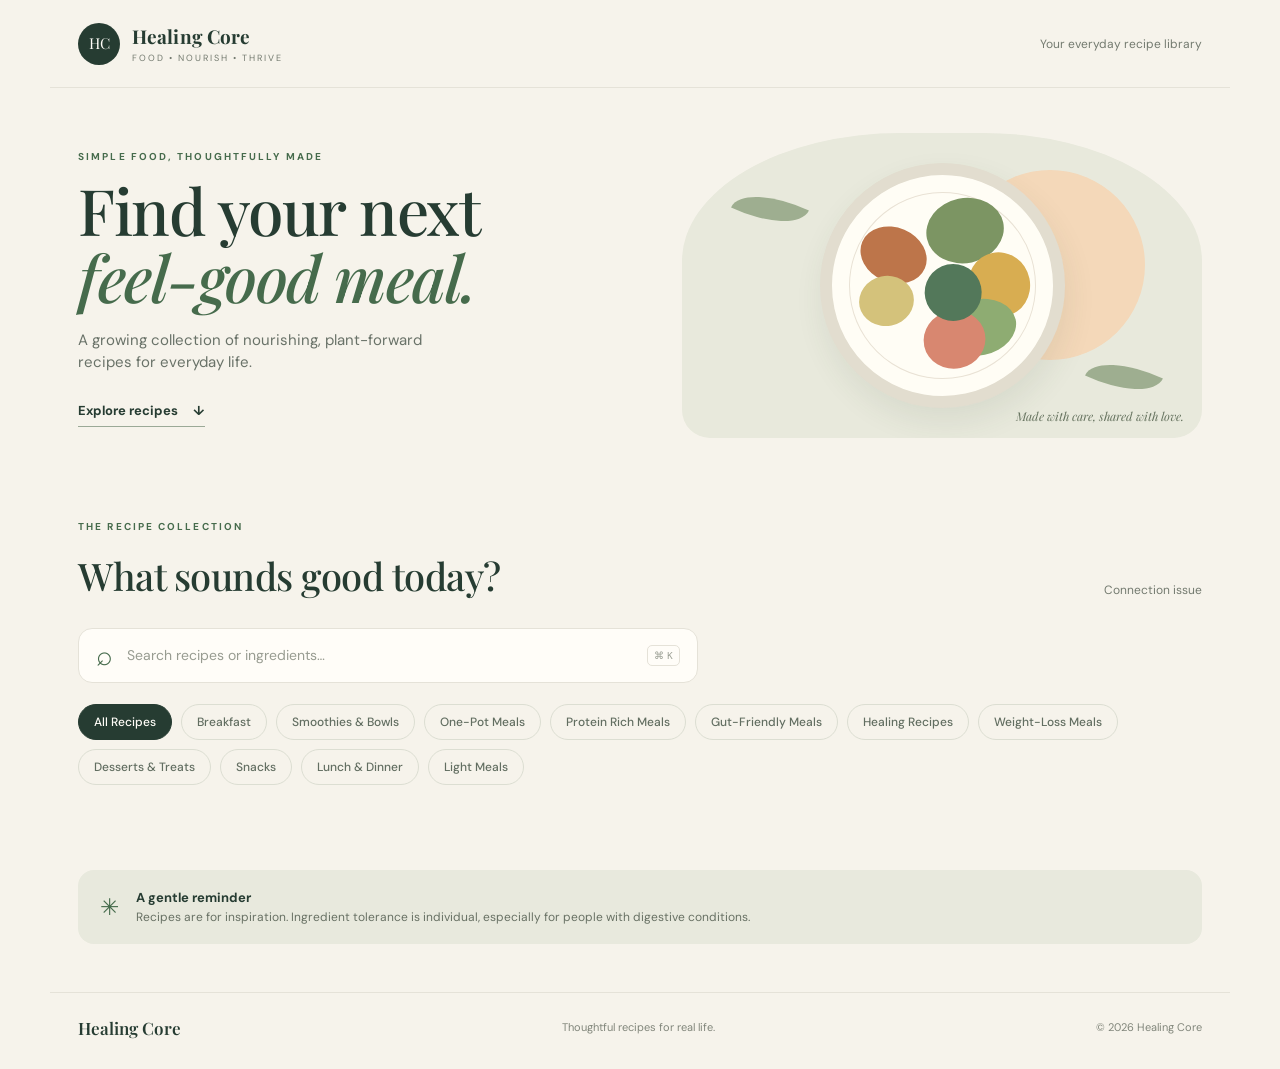
<file: healing_core_recipe_library/index.html>
<!doctype html>
<html lang="en">
<head>
  <meta charset="utf-8">
  <meta name="viewport" content="width=device-width, initial-scale=1">
  <meta name="theme-color" content="#f6f3eb">
  <title>Healing Core | Recipe Library</title>
  <link rel="preconnect" href="https://fonts.googleapis.com">
  <link rel="preconnect" href="https://fonts.gstatic.com" crossorigin>
  <link href="https://fonts.googleapis.com/css2?family=DM+Sans:wght@400;500;600;700&family=Playfair+Display:wght@500;600;700&display=swap" rel="stylesheet">
  <link rel="stylesheet" href="styles.css">
</head>
<body>
  <header class="site-header">
    <a class="brand" href="#" aria-label="Healing Core home">
      <span class="brand-mark">HC</span>
      <span><strong>Healing Core</strong><small>FOOD • NOURISH • THRIVE</small></span>
    </a>
    <span class="header-note">Your everyday recipe library</span>
  </header>

  <main>
    <section class="hero">
      <div class="hero-copy">
        <p class="eyebrow">SIMPLE FOOD, THOUGHTFULLY MADE</p>
        <h1>Find your next<br><em>feel-good meal.</em></h1>
        <p class="hero-text">A growing collection of nourishing, plant-forward recipes for everyday life.</p>
        <a class="hero-link" href="#library">Explore recipes <span aria-hidden="true">↓</span></a>
      </div>
      <div class="hero-art" role="img" aria-label="Illustrated bowl of nourishing vegetables">
        <div class="sun"></div><div class="leaf leaf-one"></div><div class="leaf leaf-two"></div>
        <div class="plate"><div class="food food-one"></div><div class="food food-two"></div><div class="food food-three"></div><div class="food food-four"></div><div class="food food-five"></div><div class="food food-six"></div><div class="food food-seven"></div></div>
        <span class="art-caption">Made with care, shared with love.</span>
      </div>
    </section>

    <section id="library" class="library-section">
      <div class="section-heading">
        <div><p class="eyebrow">THE RECIPE COLLECTION</p><h2>What sounds good today?</h2></div>
        <span id="recipe-count" class="recipe-count">Loading recipes…</span>
      </div>
      <label class="search-wrap">
        <span class="search-icon" aria-hidden="true">⌕</span>
        <input id="search" type="search" placeholder="Search recipes or ingredients…" autocomplete="off">
        <kbd>⌘ K</kbd>
      </label>
      <div id="categories" class="categories" aria-label="Filter by category"></div>
      <div id="recipe-grid" class="recipe-grid" aria-live="polite"></div>
      <div id="empty-state" class="empty-state" hidden>
        <span>🥣</span><h3>No recipes found just yet</h3><p>Try another search or choose a different category.</p>
        <button id="clear-filters" class="button button-outline">Clear filters</button>
      </div>
    </section>

    <section class="note-strip">
      <span class="note-icon">✳</span>
      <p><strong>A gentle reminder</strong><br>Recipes are for inspiration. Ingredient tolerance is individual, especially for people with digestive conditions.</p>
    </section>
  </main>

  <footer><a class="footer-brand" href="#">Healing Core</a><span>Thoughtful recipes for real life.</span><span>© <span id="year"></span> Healing Core</span></footer>

  <dialog id="recipe-dialog" class="recipe-dialog">
    <button id="close-dialog" class="dialog-close" aria-label="Close recipe">×</button>
    <div id="dialog-content"></div>
  </dialog>
  <script src="app.js"></script>
</body>
</html>
</file>
<file: healing_core_recipe_library/styles.css>
:root{--cream:#f6f3eb;--paper:#fffdf8;--ink:#263c32;--sage:#d0dfcb;--sage-dark:#466b4c;--muted:#737a6f;--line:#e5e2d8;--peach:#efc4a5;--radius:22px}
*{box-sizing:border-box}html{scroll-behavior:smooth}body{margin:0;background:var(--cream);color:var(--ink);font-family:"DM Sans",sans-serif;line-height:1.5}a{color:inherit;text-decoration:none}.site-header{max-width:1180px;margin:auto;padding:22px 28px;display:flex;align-items:center;justify-content:space-between;border-bottom:1px solid var(--line)}.brand{display:flex;align-items:center;gap:12px}.brand-mark{display:grid;place-items:center;width:42px;height:42px;background:var(--ink);color:#fffdf8;border-radius:50%;font-family:"Playfair Display",serif;font-size:15px}.brand strong{display:block;font-family:"Playfair Display",serif;font-size:19px;letter-spacing:.1px}.brand small{display:block;font-size:9px;letter-spacing:2px;color:var(--muted);margin-top:1px}.header-note{font-size:12px;color:var(--muted)}main{max-width:1180px;margin:auto;padding:0 28px}.hero{display:grid;grid-template-columns:1.05fr .95fr;align-items:center;gap:30px;min-height:405px;padding:40px 0 50px}.eyebrow{font-size:10px;font-weight:700;letter-spacing:2.1px;color:var(--sage-dark);margin:0 0 13px}.hero h1{font-family:"Playfair Display",serif;font-weight:500;font-size:clamp(42px,5vw,65px);line-height:1.04;letter-spacing:-1.5px;margin:0}.hero h1 em{color:var(--sage-dark);font-weight:500}.hero-text{max-width:380px;color:#697268;font-size:15px;margin:18px 0 24px}.hero-link{font-size:13px;font-weight:700;border-bottom:1px solid #9ba997;padding-bottom:7px}.hero-link span{margin-left:12px}.hero-art{height:305px;position:relative;display:grid;place-items:center;overflow:hidden;border-radius:42% 42% 28px 28px;background:#e8e9dc}.sun{position:absolute;width:190px;height:190px;border-radius:50%;background:#f4d8b9;right:11%;top:12%}.plate{position:relative;width:245px;height:245px;border-radius:50%;background:#fffdf5;border:12px solid #e2ddcf;box-shadow:0 14px 30px #344a3217;display:grid;place-items:center;transform:rotate(-12deg)}.plate:before{content:"";position:absolute;inset:17px;border:1px solid #e9e2d5;border-radius:50%}.food{position:absolute;border-radius:50%;width:68px;height:55px}.food-one{background:#bd754a;left:35px;top:43px;transform:rotate(35deg)}.food-two{background:#7c9563;left:105px;top:29px;width:78px;height:65px}.food-three{background:#d8ad51;right:24px;top:89px;width:62px;height:65px}.food-four{background:#8eac72;right:46px;bottom:34px;width:75px;height:56px}.food-five{background:#d88770;left:80px;bottom:26px;width:62px;height:58px}.food-six{background:#d4c27b;left:25px;bottom:82px;width:55px;height:50px}.food-seven{background:#53785a;left:91px;top:91px;width:57px;height:57px}.leaf{position:absolute;width:72px;height:30px;border-radius:100% 0 100% 0;background:#8ca17d;opacity:.8}.leaf-one{left:10%;top:20%;transform:rotate(25deg)}.leaf-two{right:8%;bottom:15%;transform:rotate(205deg)}.art-caption{position:absolute;bottom:13px;right:18px;font-family:"Playfair Display",serif;font-style:italic;font-size:12px;color:#66735f}.library-section{padding:26px 0 58px}.section-heading{display:flex;justify-content:space-between;align-items:end;gap:15px;margin-bottom:24px}.section-heading h2{font-family:"Playfair Display",serif;font-size:clamp(28px,3.5vw,38px);font-weight:500;margin:0;letter-spacing:-.5px}.recipe-count{font-size:12px;color:var(--muted);white-space:nowrap;padding-bottom:5px}.search-wrap{height:55px;background:var(--paper);border:1px solid var(--line);border-radius:14px;display:flex;align-items:center;gap:12px;padding:0 17px;max-width:620px}.search-icon{font-size:28px;color:var(--sage-dark);line-height:1}.search-wrap input{border:0;outline:0;background:transparent;flex:1;min-width:0;font:inherit;font-size:14px;color:var(--ink)}.search-wrap input::placeholder{color:#989c91}.search-wrap kbd{font:10px "DM Sans",sans-serif;color:#999d92;border:1px solid var(--line);border-radius:5px;padding:3px 6px}.categories{display:flex;gap:9px;flex-wrap:wrap;margin:21px 0 27px}.category{border:1px solid #dcded2;background:transparent;color:#626e61;border-radius:99px;padding:9px 15px;font:500 12px "DM Sans",sans-serif;cursor:pointer;transition:.15s}.category:hover,.category.active{background:var(--ink);color:#fffdf8;border-color:var(--ink)}.recipe-grid{display:grid;grid-template-columns:repeat(3,minmax(0,1fr));gap:22px}.recipe-card{background:var(--paper);border:1px solid #ebe8de;border-radius:18px;overflow:hidden;cursor:pointer;transition:transform .18s,box-shadow .18s}.recipe-card:hover{transform:translateY(-3px);box-shadow:0 12px 24px #283a2d0b}.recipe-visual{height:190px;display:grid;place-items:center;position:relative;overflow:hidden;background:var(--sage)}.recipe-visual .bowl{width:130px;height:130px;border-radius:50%;background:#fffdf5;border:8px solid #e1dacb;display:grid;place-items:center;font-size:60px;box-shadow:0 9px 20px #263c3215}.recipe-visual.peach{background:#f0dfd0}.recipe-visual.lilac{background:#e5e0e9}.recipe-visual.sand{background:#e8e0cc}.recipe-visual.green{background:#d0dfcb}.recipe-visual.blue{background:#dce7e5}.card-body{padding:17px 18px 19px}.card-tags{display:flex;flex-wrap:wrap;gap:6px;margin-bottom:10px}.tag{font-size:9px;text-transform:uppercase;letter-spacing:.7px;color:#365c3c;background:#e5eddf;padding:5px 8px;border-radius:5px}.card-body h3{font:600 20px "Playfair Display",serif;margin:0 0 8px;line-height:1.25}.card-body p{font-size:12px;color:var(--muted);margin:0 0 15px;min-height:36px}.card-meta{border-top:1px solid var(--line);padding-top:12px;display:flex;gap:12px;font-size:11px;color:#6d766a}.empty-state{text-align:center;padding:55px 15px}.empty-state>span{font-size:38px}.empty-state h3{font:500 26px "Playfair Display",serif;margin:12px 0 4px}.empty-state p{color:var(--muted);font-size:13px}.button{border:0;border-radius:99px;padding:11px 17px;font:600 12px "DM Sans",sans-serif;cursor:pointer}.button-outline{border:1px solid var(--line);background:transparent;color:var(--ink);margin-top:10px}.note-strip{display:flex;align-items:center;gap:17px;background:#e8e9dd;border-radius:16px;padding:18px 22px;margin:0 0 48px}.note-icon{font-size:23px;color:var(--sage-dark)}.note-strip p{font-size:12px;color:#687164;margin:0}.note-strip strong{color:var(--ink);font-size:13px}footer{border-top:1px solid var(--line);max-width:1180px;margin:auto;padding:24px 28px 30px;display:flex;align-items:center;justify-content:space-between;gap:12px;color:#81867b;font-size:11px}.footer-brand{font:600 17px "Playfair Display",serif;color:var(--ink)}.recipe-dialog{border:0;border-radius:22px;padding:30px;max-width:560px;width:calc(100% - 28px);background:var(--paper);color:var(--ink);box-shadow:0 20px 70px #18261b30}.recipe-dialog::backdrop{background:#18261b88;backdrop-filter:blur(3px)}.dialog-close{position:absolute;right:15px;top:12px;border:0;background:var(--cream);border-radius:50%;width:32px;height:32px;font-size:23px;cursor:pointer;color:var(--ink)}.dialog-visual{height:165px;display:grid;place-items:center;border-radius:15px;margin-bottom:22px;font-size:65px;background:var(--sage)}.recipe-dialog h2{font:500 32px "Playfair Display",serif;margin:0 0 10px}.recipe-dialog p{font-size:13px;color:var(--muted)}.recipe-dialog h3{font:600 16px "Playfair Display",serif;margin:22px 0 8px}.recipe-dialog li{font-size:13px;margin:7px 0}.recipe-dialog .detail-meta{font-size:12px;color:var(--sage-dark);font-weight:600}
@media(max-width:760px){.site-header{padding:17px 18px}.header-note{display:none}main{padding:0 18px}.hero{grid-template-columns:1fr;padding:38px 0 35px;gap:25px}.hero h1{font-size:51px}.hero-art{height:245px;max-width:500px;width:100%;margin:auto}.plate{transform:scale(.82) rotate(-12deg)}.section-heading{align-items:start;flex-direction:column;gap:5px}.recipe-count{padding:0}.recipe-grid{grid-template-columns:repeat(2,minmax(0,1fr));gap:13px}.recipe-visual{height:145px}.recipe-visual .bowl{width:100px;height:100px;font-size:47px}.card-body{padding:13px}.card-body h3{font-size:17px}.card-body p{font-size:11px}.card-meta{font-size:10px;gap:8px}.search-wrap kbd{display:none}.note-strip{margin-bottom:30px;padding:15px}.site-header .brand strong{font-size:17px}footer{padding:22px 18px;flex-wrap:wrap}footer span:nth-child(2){display:none}}
@media(max-width:390px){.recipe-grid{grid-template-columns:1fr}.recipe-visual{height:175px}.recipe-visual .bowl{width:120px;height:120px;font-size:55px}.hero h1{font-size:45px}.categories{gap:7px}.category{padding:8px 12px}}
.recipe-photo{width:100%;height:190px;object-fit:cover;display:block}.dialog-photo{width:100%;max-height:230px;object-fit:cover;border-radius:15px;margin-bottom:20px}.dialog-visual{height:165px;display:grid;place-items:center;border-radius:15px;margin-bottom:22px;font-size:65px;background:#d0dfcb}@media(max-width:760px){.recipe-photo{height:145px}}@media(max-width:390px){.recipe-photo{height:175px}}
</file>
